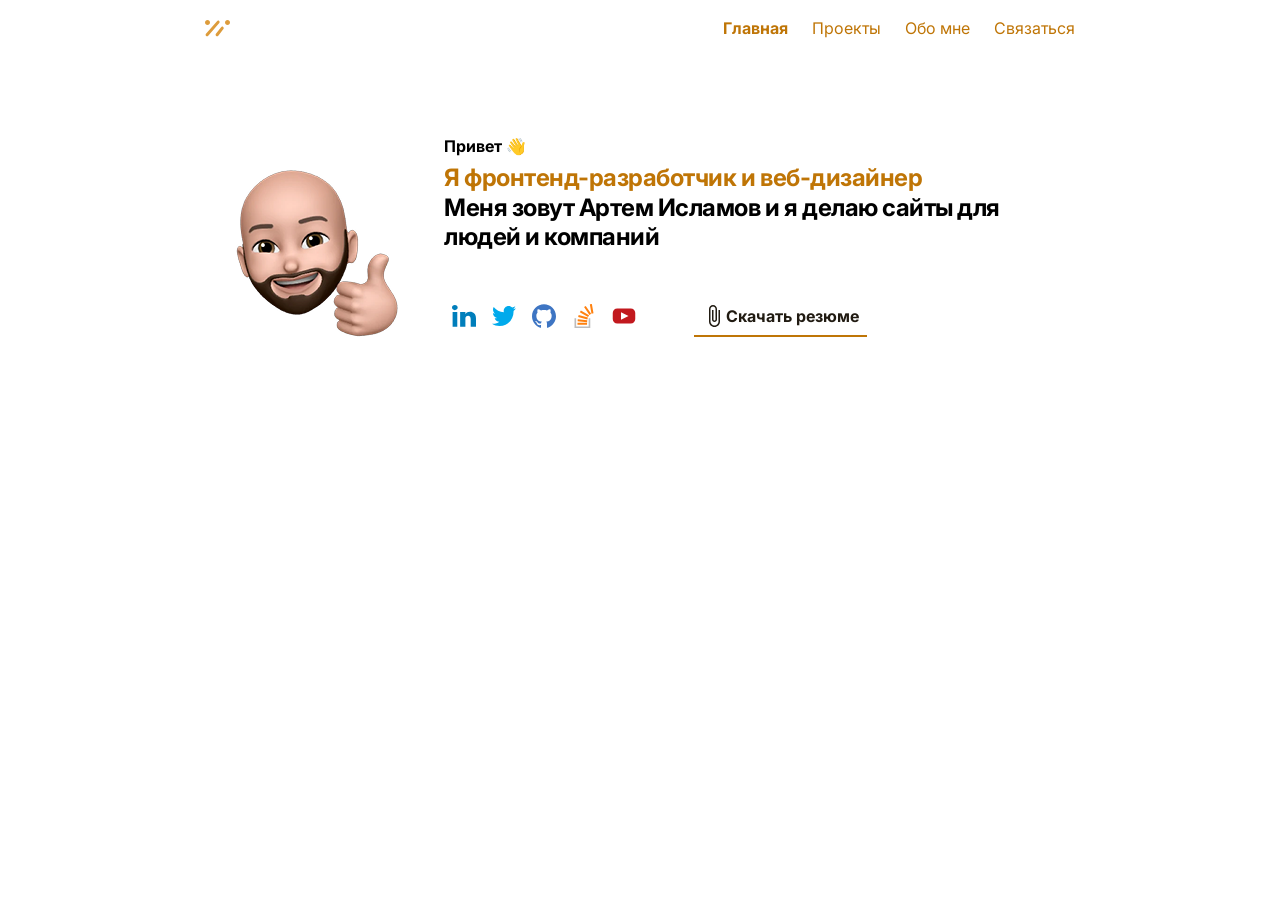
<file: index.html>
<!DOCTYPE html>
<html lang="ru">
<head>
    <meta charset="UTF-8">
    <meta name="viewport" content="width=device-width, initial-scale=1.0">
    <link rel="stylesheet" href="./css/style.css">
    <link rel="stylesheet" href="./css/normalize.css">
    <link rel="preconnect" href="https://fonts.googleapis.com">
    <link rel="preconnect" href="https://fonts.gstatic.com" crossorigin>
    <link href="https://fonts.googleapis.com/css2?family=Inter:ital,opsz,wght@0,14..32,100..900;1,14..32,100..900&display=swap" rel="stylesheet">
    <title>Portfolio</title>
</head>
<body>
    <div class="navbar container">
        <img src="./images/logo.svg" alt="logo">
        <nav class="navigation">
            <ul class="nav-list">
                <li class="nav-item"><a href="" class="nav-link active">Главная</a></li>
                <li class="nav-item"><a href="" class="nav-link">Проекты</a></li>
                <li class="nav-item"><a href="" class="nav-link">Обо мне</a></li>
                <li class="nav-item"><a href="" class="nav-link">Связаться</a></li>
            </ul>
        </nav>
    </div>
    <!-- ./navbar  -->

    <header class="header container">
  <img src="./images/avatar.png" alt="avatar" class="header-photo">
       <!-- /.header-photo -->
        <div class="header-text">
            <strong class="header-strong">Привет 👋</strong>
            <h1 class="header-heading">
                <span class="header-primary">Я фронтенд-разработчик и веб-дизайнер</span>
                 <br/> 
                Меня зовут Артем Исламов и я делаю сайты для людей и компаний
            </h1>
            <div class="header-links">
                <ul class="social-list">
                    <li class="social-item"><a href="" class="social-link"><img src="./images/Icons/linkedin.svg" alt="linkedin" class="social-logo"></a></li>
                    <li class="social-item"><a href="" class="social-link"><img src="./images/Icons/twitter.svg" alt="twitter" class="social-logo"></a></li>
                    <li class="social-item"><a href="" class="social-link"><img src="./images/Icons/github.svg" alt="github" class="social-logo"></a></li>
                    <li class="social-item"><a href="" class="social-link"><img src="./images/Icons/stackoverflow.svg" alt="stackoverflow" class="social-logo"></a></li>
                    <li class="social-item"><a href="" class="social-link"><img src="./images/Icons/youtube.svg" alt="youtube" class="social-logo"></a></li>
                </ul>
                <a href="#" class="cv-download" download>
                    <img src="./images/Icons/download.svg" alt="" class="cv-icons">
                    <span class="cv-text">
                        Скачать резюме
                    </span>
                </a>
            </div>
            <!-- /.header-links -->
        </div>
        <!-- /.header-text -->
    </header>
    <!-- /.header -->
</body>
</html>
</file>
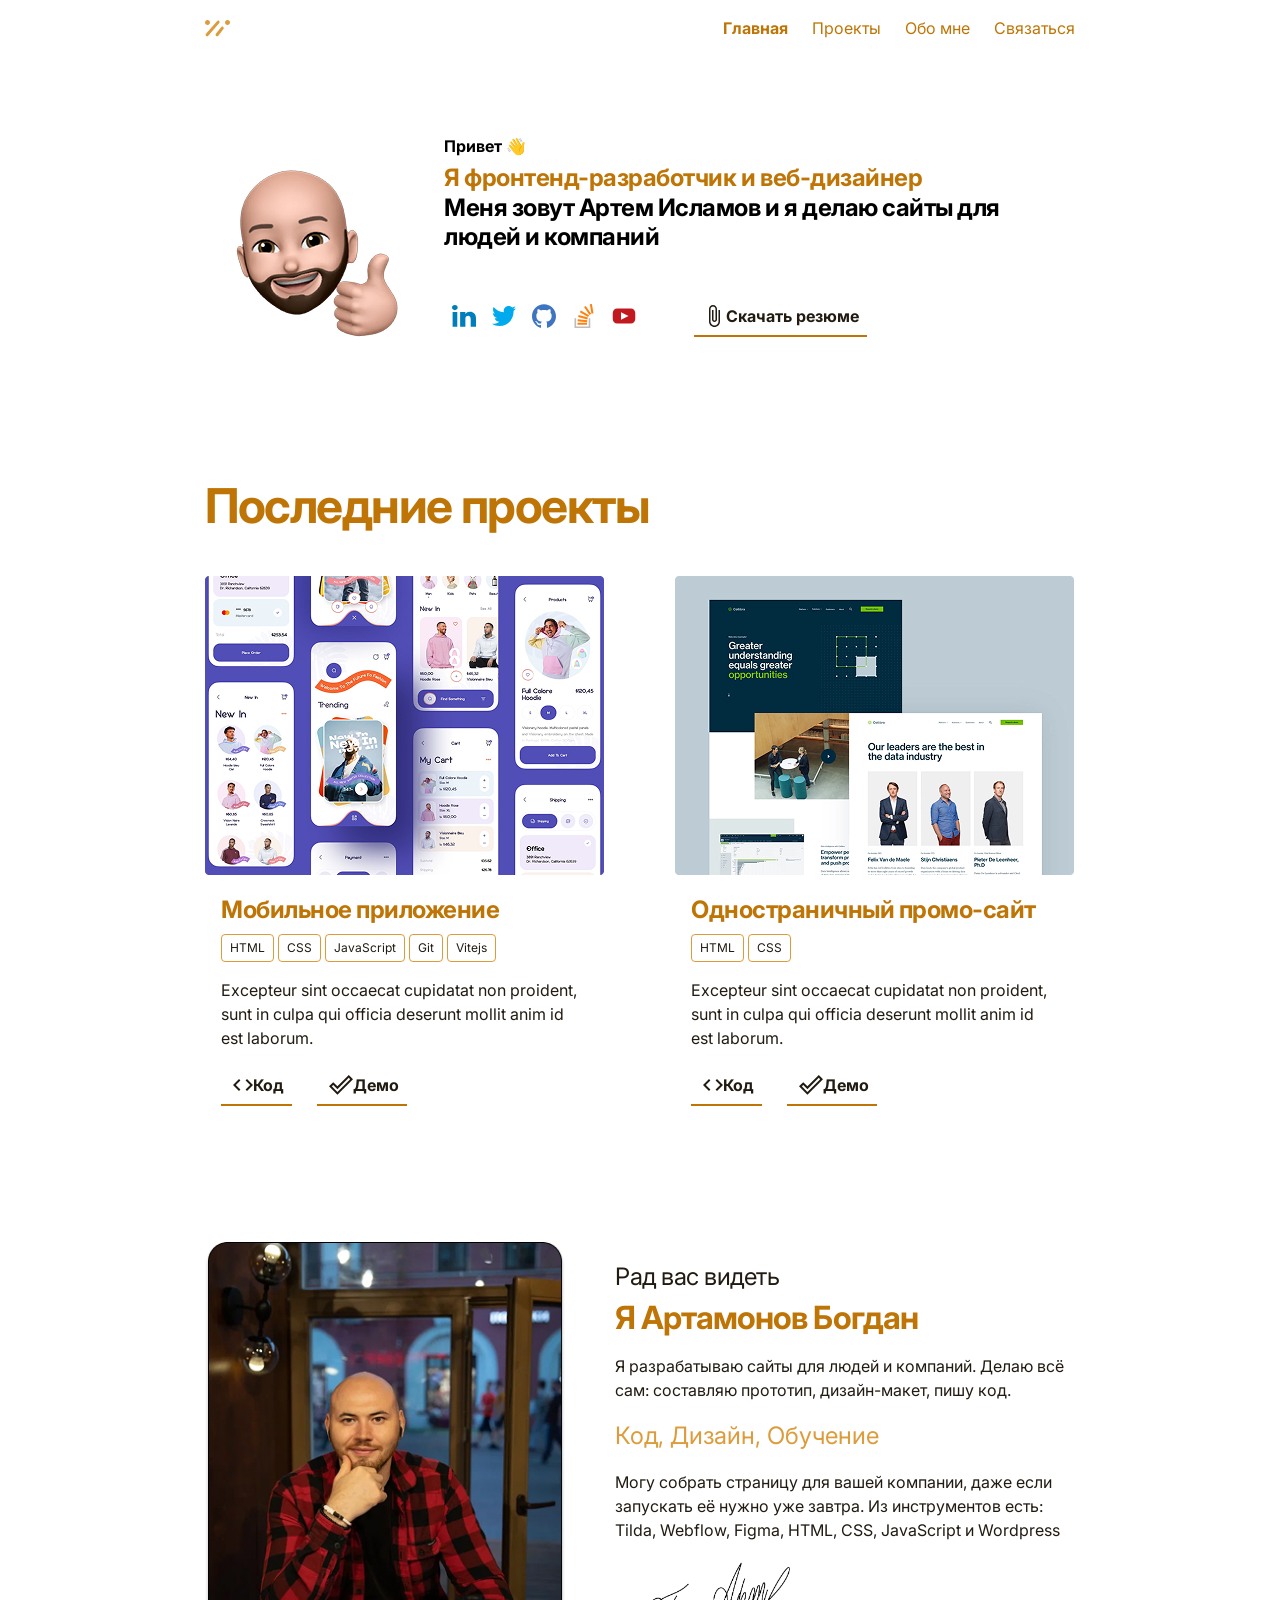
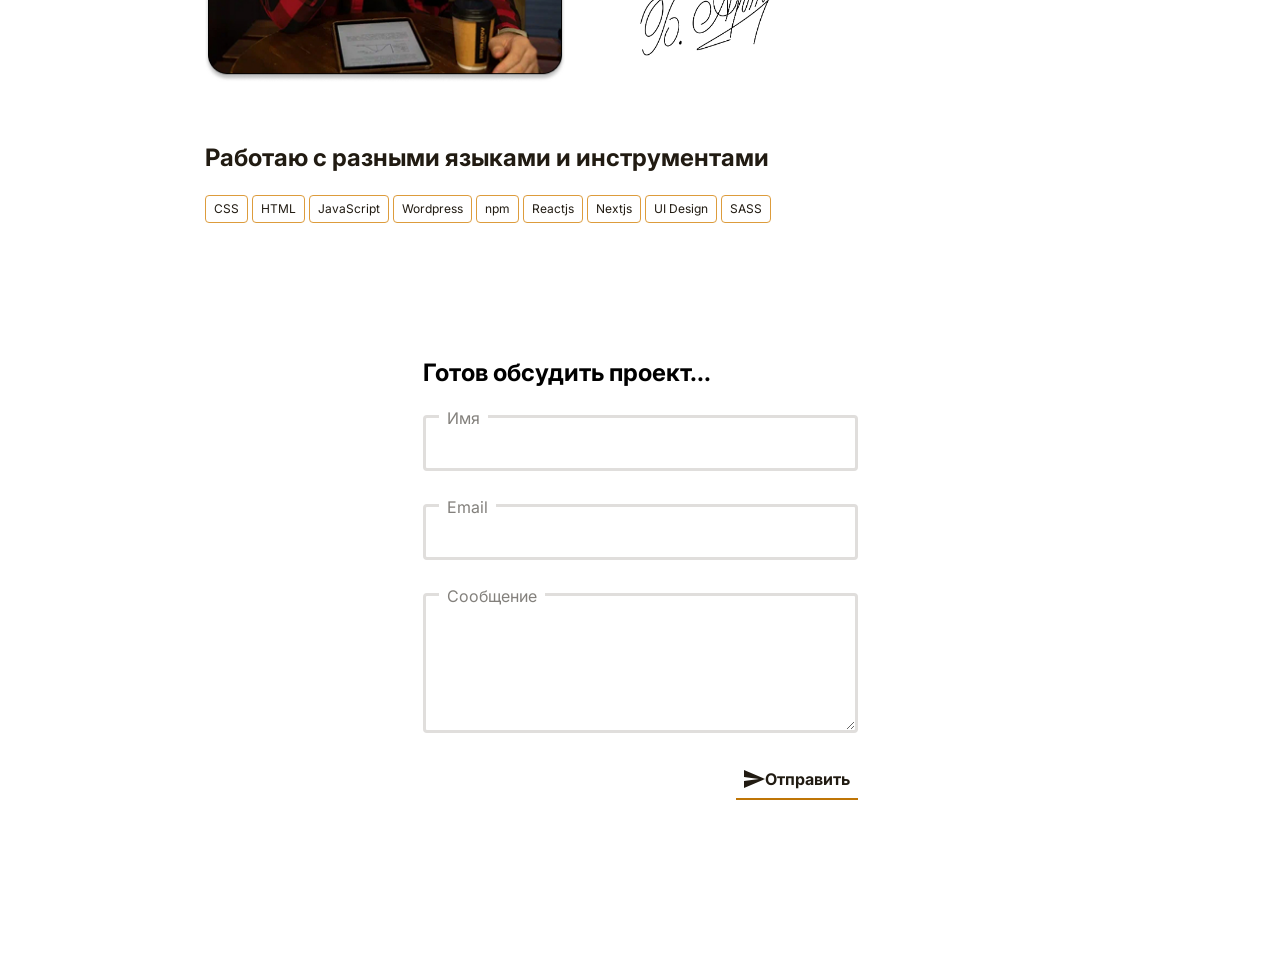
<file: portfolio/www/index.html>
<!DOCTYPE html>
<html lang="ru">

<head>
    <meta charset="UTF-8">
    <meta name="viewport" content="width=device-width, initial-scale=1.0">
    <link rel="stylesheet" href="./css/style.css">
    <link rel="stylesheet" href="./css/normalize.css">
    <link rel="preconnect" href="https://fonts.googleapis.com">
    <link rel="preconnect" href="https://fonts.gstatic.com" crossorigin>
    <link
        href="https://fonts.googleapis.com/css2?family=Inter:ital,opsz,wght@0,14..32,100..900;1,14..32,100..900&display=swap"
        rel="stylesheet">
    <title>Portfolio</title>
</head>

<body>
    <div class="navbar container">
        <img src="./images/logo.svg" alt="logo">
        <nav class="navigation">
            <ul class="nav-list">
                <li class="nav-item"><a href="" class="nav-link active">Главная</a></li>
                <li class="nav-item"><a href="" class="nav-link">Проекты</a></li>
                <li class="nav-item"><a href="" class="nav-link">Обо мне</a></li>
                <li class="nav-item"><a href="" class="nav-link">Связаться</a></li>
            </ul>
        </nav>
    </div>
    <!-- ./navbar  -->

    <header class="header container">
        <img src="./images/avatar.png" alt="avatar" class="header-photo">
        <!-- /.header-photo -->
        <div class="header-text">
            <strong class="header-strong">Привет 👋</strong>
            <h1 class="header-heading">
                <span class="header-primary">Я фронтенд-разработчик и веб-дизайнер</span>
                <br />
                Меня зовут Артем Исламов и я делаю сайты для людей и компаний
            </h1>
            <div class="header-links">
                <ul class="social-list">
                    <li class="social-item"><a href="" class="social-link"><img src="./images/Icons/linkedin.svg"
                                alt="linkedin" class="social-logo"></a></li>
                    <li class="social-item"><a href="" class="social-link"><img src="./images/Icons/twitter.svg"
                                alt="twitter" class="social-logo"></a></li>
                    <li class="social-item"><a href="" class="social-link"><img src="./images/Icons/github.svg"
                                alt="github" class="social-logo"></a></li>
                    <li class="social-item"><a href="" class="social-link"><img src="./images/Icons/stackoverflow.svg"
                                alt="stackoverflow" class="social-logo"></a></li>
                    <li class="social-item"><a href="" class="social-link"><img src="./images/Icons/youtube.svg"
                                alt="youtube" class="social-logo"></a></li>
                </ul>
                <a href="#" class="cv-download" download>
                    <img src="./images/Icons/download.svg" alt="" class="cv-icons">
                    <span class="cv-text">
                        Скачать резюме
                    </span>
                </a>
            </div>
            <!-- /.header-links -->
        </div>
        <!-- /.header-text -->
    </header>
    <!-- /.header -->


    <section class="portfolio">

        <div class="container">
            <h2 class="section-heading">
                Последние проекты
            </h2>
            <div class="cards">
                <div class="card">
                    <img src="./images/portfolio/Project card.jpg" alt="Project card" class="card-img">
                    <div class="card-text-wrapper">
                        <h3 class="card-title">Мобильное приложение</h3>
                        <ul class="tags">
                            <li class="tags-item"><a href="" class="tag">HTML</a></li>
                            <li class="tags-item"><a href="" class="tag">CSS</a></li>
                            <li class="tags-item"><a href="" class="tag">JavaScript</a></li>
                            <li class="tags-item"><a href="" class="tag">Git</a></li>
                            <li class="tags-item"><a href="" class="tag">Vitejs</a></li>
                        </ul>
                        <p class="card-text">
                            Excepteur sint occaecat cupidatat non proident, sunt in culpa qui officia deserunt mollit
                            anim id est laborum.
                        </p>
                        <div class="card-buttons">
                            <a href="" class="card-button"><img src="./images/Icons/code.svg" alt="code icon"
                                    class="card-button-icon"><span class="card-button-text">Код</span></a>
                            <a href="" class="card-button"><img src="./images/Icons/check.svg" alt="check"
                                    class="card-button-icon"><span class="card-button-text">Демо</span></a>
                        </div>
                    </div>
                    <!-- /.card-text-wrapper -->
                </div>
                <!-- /.card -->
                <div class="card">
                    <img src="./images/portfolio/Project card 2.jpg" alt="Одностраничный промо-сайт" class="card-img">
                    <div class="card-text-wrapper">
                        <h3 class="card-title">Одностраничный промо-сайт</h3>
                        <ul class="tags">
                            <li class="tags-item"><a href="" class="tag">HTML</a></li>
                            <li class="tags-item"><a href="" class="tag">CSS</a></li>
                        </ul>
                        <p class="card-text">
                            Excepteur sint occaecat cupidatat non proident, sunt in culpa qui officia deserunt mollit
                            anim id est laborum.
                        </p>
                        <div class="card-buttons">
                            <a href="" class="card-button"><img src="./images/Icons/code.svg" alt="code icon"
                                    class="card-button-icon"><span class="card-button-text">Код</span></a>
                            <a href="" class="card-button"><img src="./images/Icons/check.svg" alt="check"
                                    class="card-button-icon"><span class="card-button-text">Демо</span></a>
                        </div>
                    </div>
                    <!-- /.card-text-wrapper -->
                </div>
                <!-- /.card -->
            </div>
            <!-- /.cards -->
        </div>
        <!-- /.container -->
    </section>
    <!-- /.portfolio -->

    <section class="developer container">
        <img src="./images/developer-photo.jpg" alt="Артамонов Богдан" class="developer-photo">
        <div class="developer-about">
            <span class="developer-hello">Рад вас видеть</span>
            <h2 class="developer-title">Я Артамонов Богдан</h2>
            <p class="developer-text">Я разрабатываю сайты для людей и компаний. Делаю всё сам: составляю прототип,
                дизайн-макет, пишу код.</p>
            <span class="motto">Код, Дизайн, Обучение</span>
            <p class="developer-text">Могу собрать страницу для вашей компании, даже если запускать её нужно уже
                завтра. Из инструментов есть:
                Tilda, Webflow, Figma, HTML, CSS, JavaScript и Wordpress
            </p>
            <img src="./images/sign.png" alt="Подпись: Артамонов Богдан" class="developer-sign">
        </div>
        <!-- /.developer-about -->
    </section>
    <!-- /.developer container -->

    <section class="skills container">
        <h2 class="skills-title">Работаю с разными языками и инструментами</h2>
        <ul class="tags">
            <li class="tags-item"><a href="#" class="tag">CSS</a></li>
            <li class="tags-item"><a href="#" class="tag">HTML</a></li>
            <li class="tags-item"><a href="#" class="tag">JavaScript</a></li>
            <li class="tags-item"><a href="#" class="tag">Wordpress</a></li>
            <li class="tags-item"><a href="#" class="tag">npm</a></li>
            <li class="tags-item"><a href="#" class="tag">Reactjs</a></li>
            <li class="tags-item"><a href="#" class="tag">Nextjs</a></li>
            <li class="tags-item"><a href="#" class="tag">UI Design</a></li>
            <li class="tags-item"><a href="#" class="tag">SASS</a></li>
        </ul>



    </section>
    <!-- /.skills -->

    <section class="feedback form-container">
        <h2 class="feedback-title">Готов обсудить проект...</h2>
        <form action="#" class="form">
            <div class="input-group">
                <label for="userName" class="input-label">Имя</label>
                <input id="userName" type="text" class="input">
            </div>
            <!-- /.input-group -->

            <div class="input-group">
                <label for="userEmail" class="input-label">Email</label>
                <input id="userEmail" type="text" class="input">
            </div>
            <!-- /.input-group -->

            <div class="input-group">
                <label for="userMessage" class="input-label">Сообщение</label>
                <textarea id="userMessage" cols="30" rows="30" class="input textarea"></textarea>
            </div>
            <!-- /.input-group -->

            <div class="button-group">
                <button type="submit" class="submit-button">
                    <img src="./images/Icons/send.svg" alt="send-icon" class="cv-icons">
                    <span class="cv-text">
                        Отправить
                    </span>
                </button>
            </div>

        </form>
    </section>
    <!-- /.feedback -->

</body>

</html>
</file>
<file: css/style.css>
body {
 font-family: "Inter", sans-serif;
 font-optical-sizing: auto;
 font-weight: 400;
 font-style: normal;
}

.navbar {
    display: flex;
    align-items: center;
    justify-content: space-between;
}

.nav-list {
    display: flex;
    align-items: center;
    list-style: none;
    padding: 0;
}

.nav-link {
    text-decoration: none;
    color: #bf7506;
    margin-left: 24px;
    font-size: 16px;
    line-height: 150%;
}

.nav-link.active{
    font-weight: 700;

}

.container {
    max-width: 870px;
    width: 100%;
        margin: auto;
}

.header {
    display: flex;
    align-items: center;
    padding: 70px 0;
}

.header-text {
    margin-left: 27px;
}

.headr-strong {
    font-weight: 700;
    font-size: 48px;
    line-height: 125%;
}

.header-heading {
        font-weight: 700;
    font-size: 24px;
    line-height: 123%;
    letter-spacing: -0.02em;
    margin-top: 8px;
    margin-bottom: 28px;
}

.header-primary {
    color: #bf7506;
}
.social-list {
    list-style-type: none;
    padding: 0;
    display: flex;
    align-items: center;
}

.social-link {
    display: inline-block;
    padding: 8px;
}

.header-links {
    display: flex;
    align-items: center;
}

.cv-download {
    display: flex;
    padding: 7px 8px;
    margin-left: 50px;
    align-items: center;
    text-decoration: none;
    font-weight: 700;
    font-size: 16px;
    line-height: 150%;
    color: #211b12;
    border-bottom: 2px solid #bf7506;

}

.cv-icon {
    margin-right: 4px;
}
</file>
<file: portfolio/www/css/style.css>
* {
    /* Чтобы края были ровными и ничего не торчало */
    box-sizing: border-box;
}

body {
    font-family: "Inter", sans-serif;
    font-optical-sizing: auto;
    font-weight: 400;
    font-style: normal;
}

.navbar {
    display: flex;
    align-items: center;
    justify-content: space-between;
}

.nav-list {
    display: flex;
    align-items: center;
    list-style: none;
    padding: 0;
}

.nav-link {
    text-decoration: none;
    color: #bf7506;
    margin-left: 24px;
    font-size: 16px;
    line-height: 150%;
}

.nav-link.active {
    font-weight: 700;

}

.container {
    max-width: 870px;
    width: 100%;
    margin: auto;
}

.header {
    display: flex;
    align-items: center;
    padding: 70px 0;
}

.header-text {
    margin-left: 27px;
}

.headr-strong {
    font-weight: 700;
    font-size: 48px;
    line-height: 125%;
}

.header-heading {
    font-weight: 700;
    font-size: 24px;
    line-height: 123%;
    letter-spacing: -0.02em;
    margin-top: 8px;
    margin-bottom: 28px;
}

.header-primary {
    color: #bf7506;
}

.social-list {
    list-style-type: none;
    padding: 0;
    display: flex;
    align-items: center;
}

.social-link {
    display: inline-block;
    padding: 8px;
}

.header-links {
    display: flex;
    align-items: center;
}

.cv-download {
    display: flex;
    padding: 7px 8px;
    margin-left: 50px;
    align-items: center;
    text-decoration: none;
    font-weight: 700;
    font-size: 16px;
    line-height: 150%;
    color: #211b12;
    border-bottom: 2px solid #bf7506;

}

.cv-icon {
    margin-right: 4px;
}

.section-heading {
    font-weight: 700;
    font-size: 48px;
    line-height: 125%;
    letter-spacing: -0.03em;
    color: #bf7506;
}

.card {
    max-width: 400px;
    margin-bottom: 40px;
}

.card-text-wrapper {
    padding: 16px;
}

.card-title {
    font-weight: 700;
    font-size: 24px;
    line-height: 135%;
    letter-spacing: -0.02em;
    color: #bf7506;
    margin-top: 0;
    margin-bottom: 8px;

}

.card-text {
    font-weight: 400;
    font-size: 16px;
    line-height: 150%;
    color: #211b12;
}

.tags {
    list-style: none;
    padding: 0;
    display: flex;
    align-items: center;
    margin-top: 8px;
    margin-bottom: 16px;
}


.tag {
    padding: 4px 8px;
    display: inline-block;
    font-weight: 400;
    font-size: 12px;
    line-height: 150%;

    text-decoration: none;
    color: #211b12;
    background: #FFFFFF;
    border: 1px solid #DD9C3C;
    border-radius: 4px;
    margin-right: 4px;
}

.card-buttons {
    display: flex;
    align-items: center;

}

.card-button {
    display: flex;
    align-items: center;
    padding: 7px 8px;
    text-decoration: none;
    font-weight: 700;
    font-size: 16px;

    line-height: 150%;
    color: #211b12;
    border-bottom: 2px solid #bf7506;
    margin-right: 25px;

}

.card-button-icon {
    margin-left: 4px;
}

.cards {
    display: flex;
    align-items: flex-start;
    justify-content: space-between;
}

.developer {
    padding: 80px 0 20px;
    display: flex;
    align-items: center;
}

.developer-photo {
    width: 360px;
    height: 440px;

    /* Чтобы картинка не была расплющена */
    flex-shrink: 0;
    object-fit: cover;

    border-radius: 20px;
}

.developer-about {
    margin-left: 50px;
}

.developer-hello {
    font-weight: 400;
    font-size: 24px;
    line-height: 135%;
    letter-spacing: -0.02em;
    color: #211b12;
}

.developer-title {
        font-weight: 700;
    font-size: 32px;
    line-height: 125%;
    letter-spacing: -0.03em;
    color: #bf7506;
    margin-top: 4px;
    margin-bottom: 16px;
}

.developer-text {
    font-size: 16px;
    line-height: 150%;
    color: #211b12;
}

.motto {
    font-size: 24px;
    line-height: 150%;
    color: #DD9C3C;
    margin: 16px 0;
}

.developer-sign {
    max-width: 200px;
}

.skills {
    padding: 20px 0;
}

.skills-title {
    font-weight: 700;
    font-size: 24px;
    line-height: 135%;
    color: #211b12;
}

.feedback {
    padding: 80px 0 160px;
}

.input-group {
    /* Чтобы внутри формы можно делать свои настройки */
    position: relative;
        padding-top: 9px;
        margin-bottom: 24px;

}

.input-label {
    top: 0;
    left: 16px;
    position: absolute;
    font-weight: 400;
    font-size: 16px;
    line-height: 150%;
    color: #83807c;
    padding: 0 8px;
    background: #FFFFFF;
}


.input {
    border: 3px solid #e0dedc;
    border-radius: 4px;
    width: 435px;
    height: 56px;
}

.textarea {
    min-height: 140px;

}

.form-container {
    max-width: 435px;
    margin: auto;
}

.submit-button {
    display: flex;
    padding: 7px 8px;
    align-items: center;
    text-decoration: none;
    font-weight: 700;
    font-size: 16px;
    line-height: 150%;
    color: #211b12;
    border: none;
    border-bottom: 2px solid #bf7506;
    background-color: #fff;
    cursor: pointer;


}

.button-group {
    display: flex;
    justify-content: flex-end;
}
</file>
